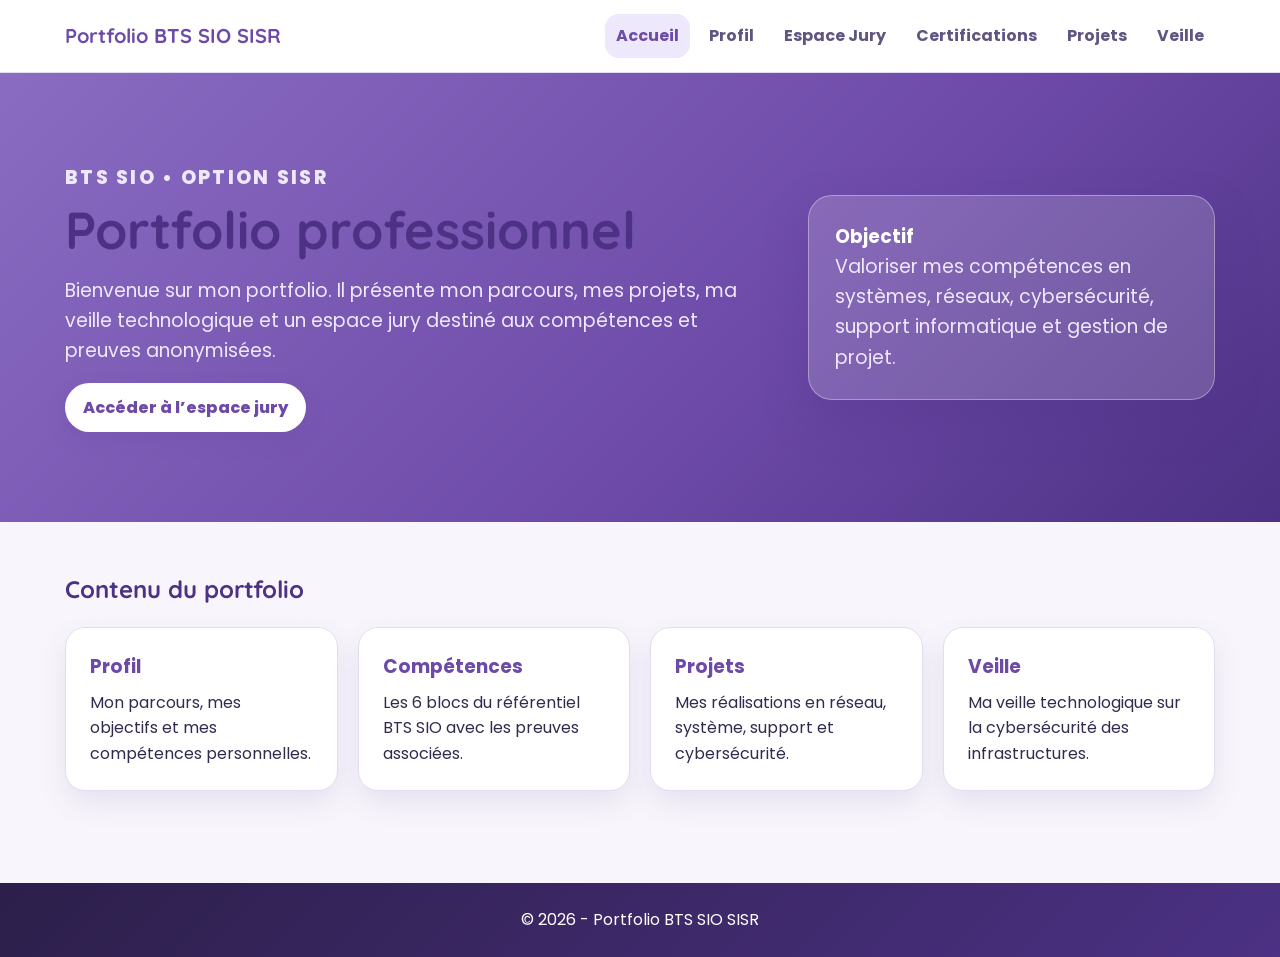
<file: portfolio-bts-sio-pro/index.html>
<!DOCTYPE html><html lang="fr"><head><meta charset="UTF-8"><meta name="viewport" content="width=device-width, initial-scale=1.0"><title>Accueil - Portfolio BTS SIO</title><link rel="stylesheet" href="css/style.css"></head><body>
<nav class="navbar"><div class="container navwrap"><a class="logo" href="index.html">Portfolio BTS SIO SISR</a><div class="links"><a class="active" href="index.html">Accueil</a><a href="pages/profil.html">Profil</a><a href="pages/jury.html">Espace Jury</a><a href="pages/certifications.html">Certifications</a><a href="pages/projets.html">Projets</a><a href="pages/veille.html">Veille</a></div></div></nav>
<section class="hero"><div class="container hero-grid"><div><p class="eyebrow">BTS SIO • Option SISR</p><h1>Portfolio professionnel</h1><p>Bienvenue sur mon portfolio. Il présente mon parcours, mes projets, ma veille technologique et un espace jury destiné aux compétences et preuves anonymisées.</p><a class="btn light" href="pages/jury.html">Accéder à l’espace jury</a></div><div class="hero-card"><h3>Objectif</h3><p>Valoriser mes compétences en systèmes, réseaux, cybersécurité, support informatique et gestion de projet.</p></div></div></section>
<section class="section"><div class="container"><h2>Contenu du portfolio</h2><div class="grid"><div class="card"><h3>Profil</h3><p>Mon parcours, mes objectifs et mes compétences personnelles.</p></div><div class="card"><h3>Compétences</h3><p>Les 6 blocs du référentiel BTS SIO avec les preuves associées.</p></div><div class="card"><h3>Projets</h3><p>Mes réalisations en réseau, système, support et cybersécurité.</p></div><div class="card"><h3>Veille</h3><p>Ma veille technologique sur la cybersécurité des infrastructures.</p></div></div></div></section>
<footer class="footer">© 2026 - Portfolio BTS SIO SISR</footer><script src="js/script.js"></script></body></html>
</file>
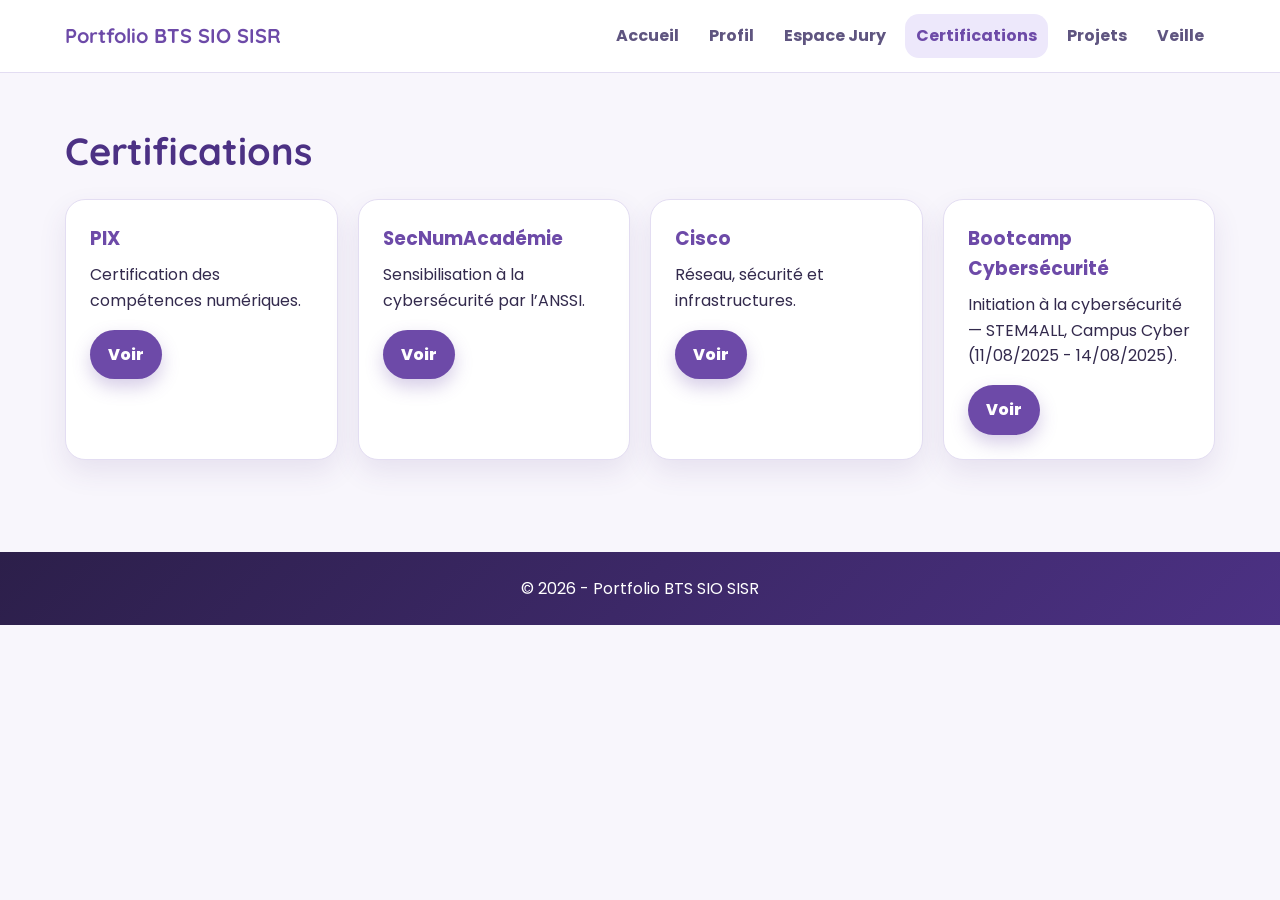
<file: portfolio-bts-sio-pro/pages/certifications.html>
<!DOCTYPE html><html lang="fr"><head><meta charset="UTF-8"><meta name="viewport" content="width=device-width, initial-scale=1.0"><title>Certifications</title><link rel="stylesheet" href="../css/style.css"></head><body>
<nav class="navbar"><div class="container navwrap"><a class="logo" href="../index.html">Portfolio BTS SIO SISR</a><div class="links"><a href="../index.html">Accueil</a><a href="profil.html">Profil</a><a href="jury.html">Espace Jury</a><a class="active" href="certifications.html">Certifications</a><a href="projets.html">Projets</a><a href="veille.html">Veille</a></div></div></nav>
<section class="section"><div class="container">
<h1>Certifications</h1>
<div class="grid">
  <div class="card"><h3>PIX</h3><p>Certification des compétences numériques.</p><a class="btn" href="../documents/pix.pdf" target="_blank">Voir</a></div>
  <div class="card"><h3>SecNumAcadémie</h3><p>Sensibilisation à la cybersécurité par l’ANSSI.</p><a class="btn" href="../documents/secnum.pdf" target="_blank">Voir</a></div>
  <div class="card"><h3>Cisco</h3><p>Réseau, sécurité et infrastructures.</p><a class="btn" href="../documents/cisco.pdf" target="_blank">Voir</a></div>
  <div class="card"><h3>Bootcamp Cybersécurité</h3><p>Initiation à la cybersécurité — STEM4ALL, Campus Cyber (11/08/2025 - 14/08/2025).</p><a class="btn" href="../documents/bootcamp-cybersecurite.pdf" target="_blank">Voir</a></div>
</div>
</div></section>
<footer class="footer">© 2026 - Portfolio BTS SIO SISR</footer><script src="../js/script.js"></script></body></html>
</file>
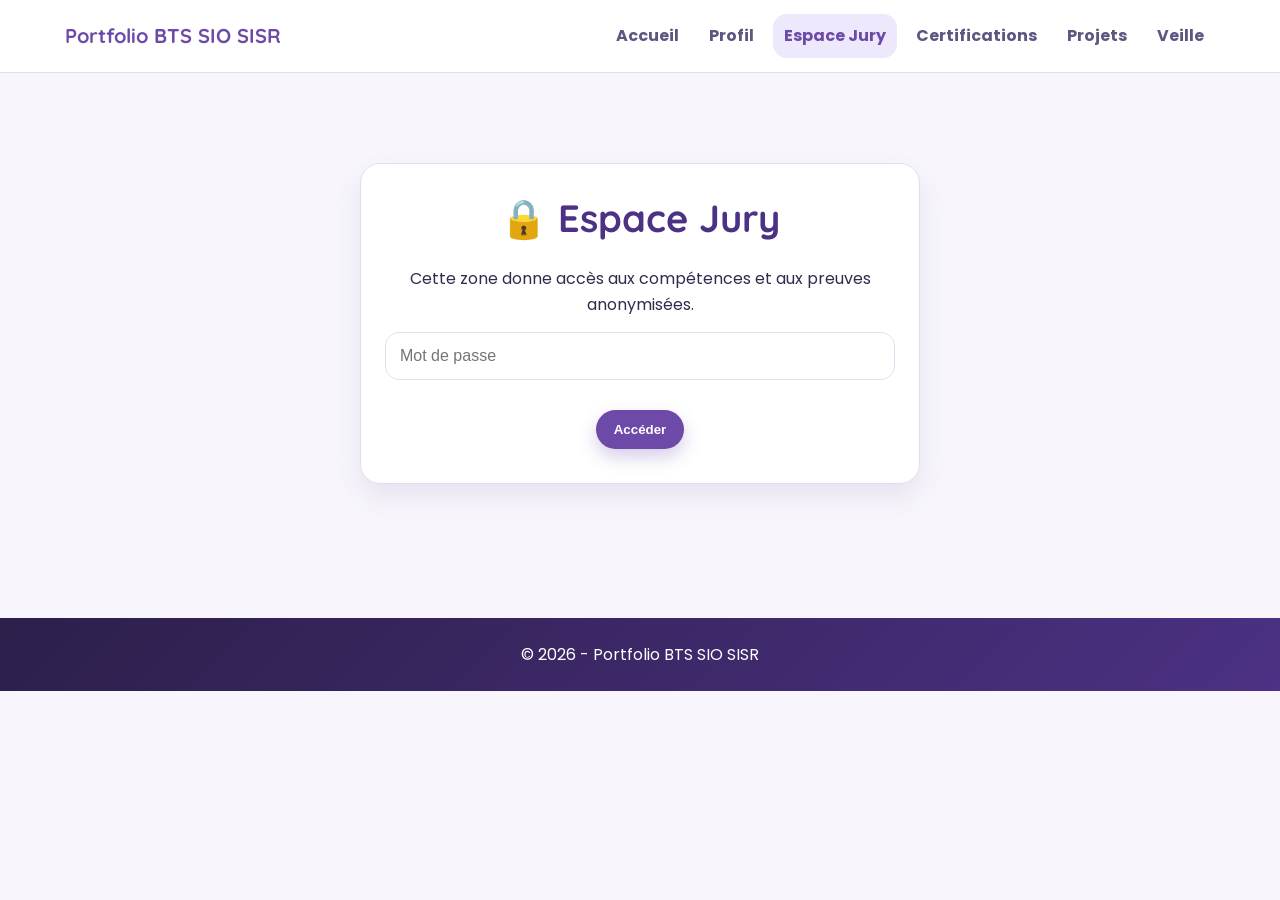
<file: portfolio-bts-sio-pro/pages/competences.html>
<!DOCTYPE html><html lang="fr"><head><meta charset="UTF-8"><meta name="viewport" content="width=device-width, initial-scale=1.0"><title>Compétences - Espace Jury</title><link rel="stylesheet" href="../css/style.css"></head><body data-protected="true">
<nav class="navbar"><div class="container navwrap"><a class="logo" href="../index.html">Portfolio BTS SIO SISR</a><div class="links"><a href="../index.html">Accueil</a><a href="profil.html">Profil</a><a class="active" href="jury.html">Espace Jury</a><a href="certifications.html">Certifications</a><a href="projets.html">Projets</a><a href="veille.html">Veille</a></div></div></nav>
<section class="section"><div class="container">
  <div class="topline"><div><h1>Compétences BTS SIO SISR</h1>
  <div class="group open"><div class="group-title"><span>Gérer le patrimoine informatique</span><span>+</span></div><div class="group-content">
        <div class="skill-card">
          <div class="skill-head">
            <div><h3>Recenser et identifier les ressources numériques</h3><p>Le recensement du patrimoine informatique est exhaustif et réalisé au moyen d’un outil de gestion des actifs.</p></div>
            <span class="level">À compléter</span>
          </div>
          <div class="proofs">
            <a class="proof" href="../preuves/patrimoine/glpi-inventaire.pdf" target="_blank">📄 Voir la preuve</a>
            <!-- AJOUTER UNE PREUVE DANS LA MÊME COMPÉTENCE :
            <a class="proof" href="../preuves/patrimoine/nom-du-fichier.pdf" target="_blank">📄 Nom de la preuve</a>
            -->
          </div>
        </div>
        <div class="skill-card">
          <div class="skill-head">
            <div><h3>Exploiter des référentiels, normes et standards</h3><p>Les référentiels, normes et standards sont mobilisés de façon pertinente.</p></div>
            <span class="level">À compléter</span>
          </div>
          <div class="proofs">
            <a class="proof" href="../preuves/patrimoine/referentiels.pdf" target="_blank">📄 Voir la preuve</a>
            <!-- AJOUTER UNE PREUVE DANS LA MÊME COMPÉTENCE :
            <a class="proof" href="../preuves/patrimoine/nom-du-fichier.pdf" target="_blank">📄 Nom de la preuve</a>
            -->
          </div>
        </div>
        <div class="skill-card">
          <div class="skill-head">
            <div><h3>Mettre en place et vérifier les niveaux d’habilitation</h3><p>Les droits mis en place correspondent aux habilitations des acteurs.</p></div>
          </div>
          <div class="proofs">
            <a class="proof" href="../preuves/patrimoine/ad portfolio_Comp1.docx" target="_blank">📄 Voir la preuve 1</a>
            <!-- AJOUTER UNE PREUVE DANS LA MÊME COMPÉTENCE :
            <a class="proof" href="../preuves/patrimoine/" target="_blank">📄 Nom de la preuve</a>
            --><a class="proof" href="../preuves/patrimoine/ad portfolio_Comp2 (4).docx" target="_blank">📄 Voir la preuve 2 test</a>
          </div>
        </div>
        <div class="skill-card">
          <div class="skill-head">
            <div><h3>Vérifier les conditions de continuité d’un service informatique</h3><p>Les conditions de continuité et de reprise sont vérifiées.</p></div>
            <span class="level">À compléter</span>
          </div>
          <div class="proofs">
            <a class="proof" href="../preuves/patrimoine/continuite-service.pdf" target="_blank">📄 Voir la preuve</a>
            <!-- AJOUTER UNE PREUVE DANS LA MÊME COMPÉTENCE :
            <a class="proof" href="../preuves/patrimoine/nom-du-fichier.pdf" target="_blank">📄 Nom de la preuve</a>
            -->
          </div>
        </div>
        <div class="skill-card">
          <div class="skill-head">
            <div><h3>Gérer des sauvegardes</h3><p>Les sauvegardes sont réalisées conformément au plan de sauvegarde et les restaurations sont testées.</p></div>
            <span class="level">À compléter</span>
          </div>
          <div class="proofs">
            <a class="proof" href="../preuves/patrimoine/sauvegardes.pdf" target="_blank">📄 Voir la preuve</a>
            <!-- AJOUTER UNE PREUVE DANS LA MÊME COMPÉTENCE :
            <a class="proof" href="../preuves/patrimoine/nom-du-fichier.pdf" target="_blank">📄 Nom de la preuve</a>
            -->
          </div>
        </div>
        <div class="skill-card">
          <div class="skill-head">
            <div><h3>Vérifier le respect des règles d’utilisation des ressources numériques</h3><p>Les écarts par rapport aux règles d’utilisation sont détectés et signalés.</p></div>
            <span class="level">À compléter</span>
          </div>
          <div class="proofs">
            <a class="proof" href="../preuves/patrimoine/regles-utilisation.pdf" target="_blank">📄 Voir la preuve</a>
            <!-- AJOUTER UNE PREUVE DANS LA MÊME COMPÉTENCE :
            <a class="proof" href="../preuves/patrimoine/nom-du-fichier.pdf" target="_blank">📄 Nom de la preuve</a>
            -->
          </div>
        </div></div></div><div class="group "><div class="group-title"><span>Répondre aux incidents et aux demandes d’assistance et d’évolution</span><span>+</span></div><div class="group-content">
        <div class="skill-card">
          <div class="skill-head">
            <div><h3>Collecter, suivre et orienter des demandes</h3><p>Les demandes sont prises en compte, diagnostiquées et orientées correctement.</p></div>
            <span class="level">À compléter</span>
          </div>
          <div class="proofs">
            <a class="proof" href="../preuves/incidents/tickets-glpi.pdf" target="_blank">📄 Voir la preuve</a>
            <!-- AJOUTER UNE PREUVE DANS LA MÊME COMPÉTENCE :
            <a class="proof" href="../preuves/incidents/nom-du-fichier.pdf" target="_blank">📄 Nom de la preuve</a>
            -->
          </div>
        </div>
        <div class="skill-card">
          <div class="skill-head">
            <div><h3>Traiter des demandes concernant les services réseau et système</h3><p>La réponse est conforme à la procédure et adaptée à l’utilisateur.</p></div>
            <span class="level">À compléter</span>
          </div>
          <div class="proofs">
            <a class="proof" href="../preuves/incidents/support-reseau-systeme.pdf" target="_blank">📄 Voir la preuve</a>
            <!-- AJOUTER UNE PREUVE DANS LA MÊME COMPÉTENCE :
            <a class="proof" href="../preuves/incidents/nom-du-fichier.pdf" target="_blank">📄 Nom de la preuve</a>
            -->
          </div>
        </div>
        <div class="skill-card">
          <div class="skill-head">
            <div><h3>Traiter des demandes concernant les applications</h3><p>La méthode de diagnostic est adéquate et une solution est mise en œuvre.</p></div>
            <span class="level">À compléter</span>
          </div>
          <div class="proofs">
            <a class="proof" href="../preuves/incidents/support-application.pdf" target="_blank">📄 Voir la preuve</a>
            <!-- AJOUTER UNE PREUVE DANS LA MÊME COMPÉTENCE :
            <a class="proof" href="../preuves/incidents/nom-du-fichier.pdf" target="_blank">📄 Nom de la preuve</a>
            -->
          </div>
        </div></div></div><div class="group "><div class="group-title"><span>Développer la présence en ligne de l’organisation</span><span>+</span></div><div class="group-content">
        <div class="skill-card">
          <div class="skill-head">
            <div><h3>Participer à la valorisation de l’image de l’organisation</h3><p>L’image de l’organisation est conforme aux attentes et valorisée.</p></div>
            <span class="level">À compléter</span>
          </div>
          <div class="proofs">
            <a class="proof" href="../preuves/presence/valorisation-image.pdf" target="_blank">📄 Voir la preuve</a>
            <!-- AJOUTER UNE PREUVE DANS LA MÊME COMPÉTENCE :
            <a class="proof" href="../preuves/presence/nom-du-fichier.pdf" target="_blank">📄 Nom de la preuve</a>
            -->
          </div>
        </div>
        <div class="skill-card">
          <div class="skill-head">
            <div><h3>Référencer les services en ligne et mesurer leur visibilité</h3><p>Les mentions légales sont accessibles et la visibilité est satisfaisante.</p></div>
            <span class="level">À compléter</span>
          </div>
          <div class="proofs">
            <a class="proof" href="../preuves/presence/referencement.pdf" target="_blank">📄 Voir la preuve</a>
            <!-- AJOUTER UNE PREUVE DANS LA MÊME COMPÉTENCE :
            <a class="proof" href="../preuves/presence/nom-du-fichier.pdf" target="_blank">📄 Nom de la preuve</a>
            -->
          </div>
        </div>
        <div class="skill-card">
          <div class="skill-head">
            <div><h3>Participer à l’évolution d’un site Web</h3><p>Le site Web évolue conformément au besoin exprimé.</p></div>
            <span class="level">À compléter</span>
          </div>
          <div class="proofs">
            <a class="proof" href="../preuves/presence/evolution-site.pdf" target="_blank">📄 Voir la preuve</a>
            <!-- AJOUTER UNE PREUVE DANS LA MÊME COMPÉTENCE :
            <a class="proof" href="../preuves/presence/nom-du-fichier.pdf" target="_blank">📄 Nom de la preuve</a>
            -->
          </div>
        </div></div></div><div class="group "><div class="group-title"><span>Travailler en mode projet</span><span>+</span></div><div class="group-content">
        <div class="skill-card">
          <div class="skill-head">
            <div><h3>Analyser les objectifs et les modalités d’organisation d’un projet</h3><p>Les objectifs et modalités d’organisation sont explicités.</p></div>
            <span class="level">À compléter</span>
          </div>
          <div class="proofs">
            <a class="proof" href="../preuves/projet/analyse-projet.pdf" target="_blank">📄 Voir la preuve</a>
            <!-- AJOUTER UNE PREUVE DANS LA MÊME COMPÉTENCE :
            <a class="proof" href="../preuves/projet/nom-du-fichier.pdf" target="_blank">📄 Nom de la preuve</a>
            -->
          </div>
        </div>
        <div class="skill-card">
          <div class="skill-head">
            <div><h3>Planifier les activités</h3><p>Les activités personnelles sont planifiées selon une méthodologie donnée.</p></div>
            <span class="level">À compléter</span>
          </div>
          <div class="proofs">
            <a class="proof" href="../preuves/projet/planning-projet.pdf" target="_blank">📄 Voir la preuve</a>
            <!-- AJOUTER UNE PREUVE DANS LA MÊME COMPÉTENCE :
            <a class="proof" href="../preuves/projet/nom-du-fichier.pdf" target="_blank">📄 Nom de la preuve</a>
            -->
          </div>
        </div>
        <div class="skill-card">
          <div class="skill-head">
            <div><h3>Évaluer les indicateurs de suivi et analyser les écarts</h3><p>Un compte rendu clair est réalisé et les écarts sont justifiés.</p></div>
            <span class="level">À compléter</span>
          </div>
          <div class="proofs">
            <a class="proof" href="../preuves/projet/suivi-projet.pdf" target="_blank">📄 Voir la preuve</a>
            <!-- AJOUTER UNE PREUVE DANS LA MÊME COMPÉTENCE :
            <a class="proof" href="../preuves/projet/nom-du-fichier.pdf" target="_blank">📄 Nom de la preuve</a>
            -->
          </div>
        </div></div></div><div class="group "><div class="group-title"><span>Mettre à disposition des utilisateurs un service informatique</span><span>+</span></div><div class="group-content">
        <div class="skill-card">
          <div class="skill-head">
            <div><h3>Réaliser les tests d’intégration et d’acceptation</h3><p>Des tests pertinents sont rédigés et effectués.</p></div>
            <span class="level">À compléter</span>
          </div>
          <div class="proofs">
            <a class="proof" href="../preuves/service/tests-service.pdf" target="_blank">📄 Voir la preuve</a>
            <!-- AJOUTER UNE PREUVE DANS LA MÊME COMPÉTENCE :
            <a class="proof" href="../preuves/service/nom-du-fichier.pdf" target="_blank">📄 Nom de la preuve</a>
            -->
          </div>
        </div>
        <div class="skill-card">
          <div class="skill-head">
            <div><h3>Déployer un service</h3><p>Le service déployé est opérationnel et donne satisfaction à l’utilisateur.</p></div>
            <span class="level">À compléter</span>
          </div>
          <div class="proofs">
            <a class="proof" href="../preuves/service/deploiement-service.pdf" target="_blank">📄 Voir la preuve</a>
            <!-- AJOUTER UNE PREUVE DANS LA MÊME COMPÉTENCE :
            <a class="proof" href="../preuves/service/nom-du-fichier.pdf" target="_blank">📄 Nom de la preuve</a>
            -->
          </div>
        </div>
        <div class="skill-card">
          <div class="skill-head">
            <div><h3>Accompagner les utilisateurs dans la mise en place d’un service</h3><p>Un support d’information est disponible et l’accompagnement est défini.</p></div>
            <span class="level">À compléter</span>
          </div>
          <div class="proofs">
            <a class="proof" href="../preuves/service/accompagnement.pdf" target="_blank">📄 Voir la preuve</a>
            <!-- AJOUTER UNE PREUVE DANS LA MÊME COMPÉTENCE :
            <a class="proof" href="../preuves/service/nom-du-fichier.pdf" target="_blank">📄 Nom de la preuve</a>
            -->
          </div>
        </div></div></div><div class="group "><div class="group-title"><span>Organiser son développement professionnel</span><span>+</span></div><div class="group-content">
        <div class="skill-card">
          <div class="skill-head">
            <div><h3>Mettre en place son environnement d’apprentissage personnel</h3><p>L’environnement d’apprentissage personnel est délimité et expliqué.</p></div>
            <span class="level">À compléter</span>
          </div>
          <div class="proofs">
            <a class="proof" href="../preuves/professionnel/environnement-apprentissage.pdf" target="_blank">📄 Voir la preuve</a>
            <!-- AJOUTER UNE PREUVE DANS LA MÊME COMPÉTENCE :
            <a class="proof" href="../preuves/professionnel/nom-du-fichier.pdf" target="_blank">📄 Nom de la preuve</a>
            -->
          </div>
        </div>
        <div class="skill-card">
          <div class="skill-head">
            <div><h3>Mettre en œuvre des outils et stratégies de veille informationnelle</h3><p>La veille est régulière et renforce les compétences.</p></div>
            <span class="level">À compléter</span>
          </div>
          <div class="proofs">
            <a class="proof" href="../preuves/professionnel/veille-informationnelle.pdf" target="_blank">📄 Voir la preuve</a>
            <!-- AJOUTER UNE PREUVE DANS LA MÊME COMPÉTENCE :
            <a class="proof" href="../preuves/professionnel/nom-du-fichier.pdf" target="_blank">📄 Nom de la preuve</a>
            -->
          </div>
        </div>
        <div class="skill-card">
          <div class="skill-head">
            <div><h3>Gérer son identité professionnelle</h3><p>L’identité professionnelle est pertinente et visible.</p></div>
            <span class="level">À compléter</span>
          </div>
          <div class="proofs">
            <a class="proof" href="../preuves/professionnel/identite-professionnelle.pdf" target="_blank">📄 Voir la preuve</a>
            <!-- AJOUTER UNE PREUVE DANS LA MÊME COMPÉTENCE :
            <a class="proof" href="../preuves/professionnel/nom-du-fichier.pdf" target="_blank">📄 Nom de la preuve</a>
            -->
          </div>
        </div>
        <div class="skill-card">
          <div class="skill-head">
            <div><h3>Développer son projet professionnel</h3><p>Les besoins de formation sont identifiés.</p></div>
            <span class="level">À compléter</span>
          </div>
          <div class="proofs">
            <a class="proof" href="../preuves/professionnel/projet-professionnel.pdf" target="_blank">📄 Voir la preuve</a>
            <!-- AJOUTER UNE PREUVE DANS LA MÊME COMPÉTENCE :
            <a class="proof" href="../preuves/professionnel/nom-du-fichier.pdf" target="_blank">📄 Nom de la preuve</a>
            -->
          </div>
        </div></div></div>
  <div class="section"><h2>AP2 – Connect Euratech</h2><div class="card"><p>Étude des besoins et plan d’adressage global du campus Euratechnologies (14 bâtiments), puis routage inter-bâtiments via un switch central de niveau 3.</p><div class="proofs">
    <a class="proof" href="../documents/ap2-mission1-enonce.pdf" target="_blank">📄 Énoncé de la mission</a>
    <a class="proof" href="../documents/ap2-tableau-adressage.pdf" target="_blank">📄 Tableau de dimensionnement</a>
    <a class="proof" href="../documents/ap2-explication-routage.pdf" target="_blank">📄 Plan d’adressage et routage</a>
  </div></div></div>

  <div class="section"><h2>AP3 – Saules 1 / CCH</h2><div class="card"><p>Plan d’adressage par équipe en VLSM, maquette Packet Tracer avec DHCP, prototype DHCP Windows Server, déploiement Active Directory et gestion des partages sécurisés pour le nouveau bâtiment CCH.</p><div class="proofs">
    <a class="proof" href="../documents/ap3-enonce-cch.pdf" target="_blank">📄 Énoncé de la mission</a>
    <a class="proof" href="../documents/ap3-plan-adressage-equipes.pdf" target="_blank">📄 Plan d’adressage par équipe</a>
    <a class="proof" href="../documents/ap3-realisation.pdf" target="_blank">📄 Réalisation (DHCP, AD, partages)</a>
  </div></div></div>

  <div class="section"><h2>Tableau de synthèse des réalisations professionnelles</h2><div class="card"><p>Tableau de synthèse E5 récapitulant les compétences mises en œuvre lors des réalisations professionnelles en milieu professionnel (1ère et 2ème année).</p><a class="btn" href="../documents/tableau-synthese.pdf" target="_blank">📄 Voir le tableau de synthèse</a></div>
  <div class="card" style="margin-top:14px"><p>Compte rendu d’activité détaillé du stage de 1ère année (Groupe Hospitalier Seclin-Carvin).</p><a class="btn" href="../documents/stage-screen.pdf" target="_blank">📄 Voir le compte rendu d’activité</a></div></div>
</div></section>
<footer class="footer">© 2026 - Portfolio BTS SIO SISR</footer><script src="../js/script.js"></script></body></html>
</file>
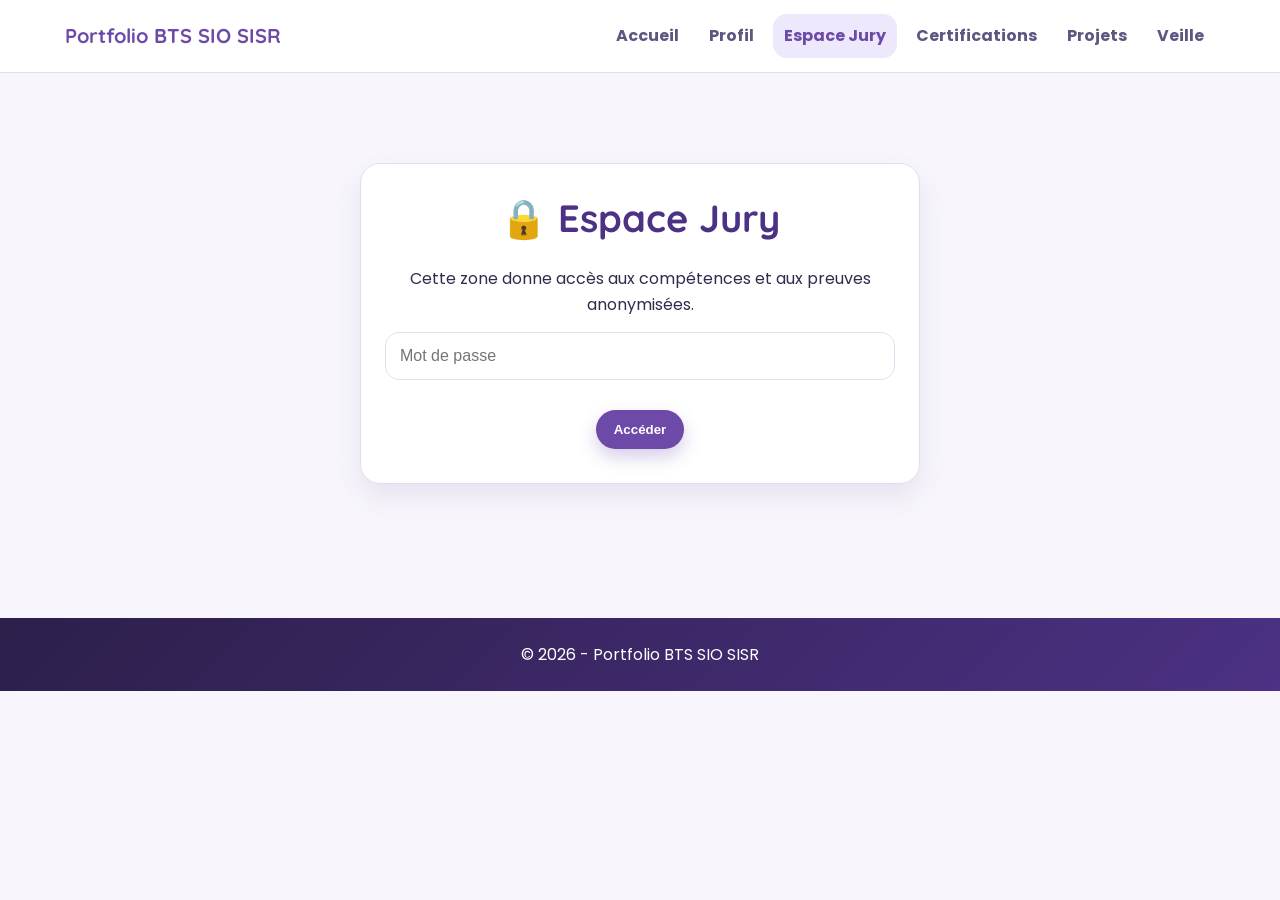
<file: portfolio-bts-sio-pro/pages/jury.html>
<!DOCTYPE html><html lang="fr"><head><meta charset="UTF-8"><meta name="viewport" content="width=device-width, initial-scale=1.0"><title>Espace Jury</title><link rel="stylesheet" href="../css/style.css"></head><body>
<nav class="navbar"><div class="container navwrap"><a class="logo" href="../index.html">Portfolio BTS SIO SISR</a><div class="links"><a href="../index.html">Accueil</a><a href="profil.html">Profil</a><a class="active" href="jury.html">Espace Jury</a><a href="certifications.html">Certifications</a><a href="projets.html">Projets</a><a href="veille.html">Veille</a></div></div></nav>
<section class="section"><div class="container">
<div class="login-card">
  <h1>🔒 Espace Jury</h1>
  <p>Cette zone donne accès aux compétences et aux preuves anonymisées.</p>
  <input id="jury-password" type="password" placeholder="Mot de passe">
  <button class="btn" onclick="checkJuryPassword()">Accéder</button>
  <p id="login-error" class="error"></p>
</div>
</div></section>
<footer class="footer">© 2026 - Portfolio BTS SIO SISR</footer><script src="../js/script.js"></script></body></html>
</file>
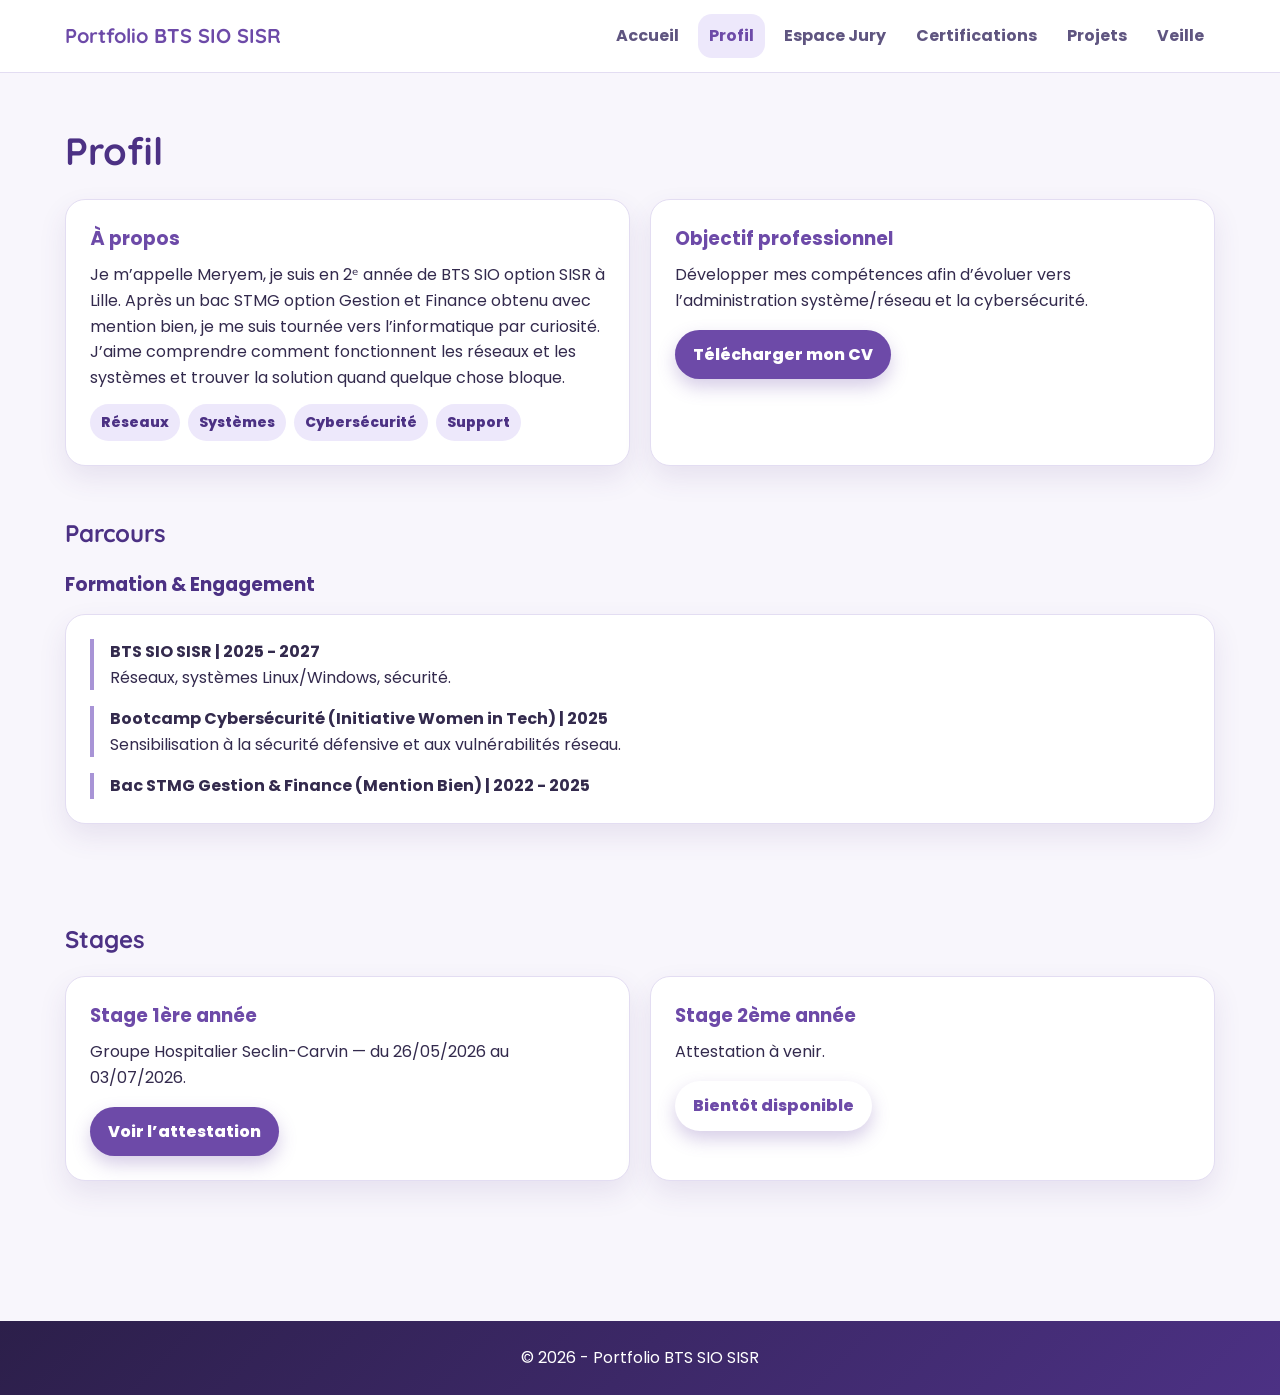
<file: portfolio-bts-sio-pro/pages/profil.html>
<!DOCTYPE html><html lang="fr"><head><meta charset="UTF-8"><meta name="viewport" content="width=device-width, initial-scale=1.0"><title>Profil</title><link rel="stylesheet" href="../css/style.css"></head><body>
<nav class="navbar"><div class="container navwrap"><a class="logo" href="../index.html">Portfolio BTS SIO SISR</a><div class="links"><a href="../index.html">Accueil</a><a class="active" href="profil.html">Profil</a><a href="jury.html">Espace Jury</a><a href="certifications.html">Certifications</a><a href="projets.html">Projets</a><a href="veille.html">Veille</a></div></div></nav>
<section class="section"><div class="container">
<h1>Profil</h1>
<div class="grid">
  <div class="card"><h3>À propos</h3><p>Je m’appelle Meryem, je suis en 2ᵉ année de BTS SIO option SISR à Lille. Après un bac STMG option Gestion et Finance obtenu avec mention bien, je me suis tournée vers l’informatique par curiosité. J’aime comprendre comment fonctionnent les réseaux et les systèmes et trouver la solution quand quelque chose bloque.</p><div class="badges"><span>Réseaux</span><span>Systèmes</span><span>Cybersécurité</span><span>Support</span></div></div>
  <div class="card"><h3>Objectif professionnel</h3><p>Développer mes compétences afin d’évoluer vers l’administration système/réseau et la cybersécurité.</p><a class="btn" href="../documents/cv.pdf" target="_blank">Télécharger mon CV</a></div>
</div>
<div class="section"><h2>Parcours</h2><h3 style="color:var(--blue-dark);margin-bottom:14px">Formation &amp; Engagement</h3><div class="card timeline">
  <div class="timeline-item"><strong>BTS SIO SISR | 2025 - 2027</strong><p>Réseaux, systèmes Linux/Windows, sécurité.</p></div>
  <div class="timeline-item"><strong>Bootcamp Cybersécurité (Initiative Women in Tech) | 2025</strong><p>Sensibilisation à la sécurité défensive et aux vulnérabilités réseau.</p></div>
  <div class="timeline-item"><strong>Bac STMG Gestion &amp; Finance (Mention Bien) | 2022 - 2025</strong></div>
</div></div>
<div class="section"><h2>Stages</h2><div class="grid">
  <div class="card"><h3>Stage 1ère année</h3><p>Groupe Hospitalier Seclin-Carvin — du 26/05/2026 au 03/07/2026.</p><a class="btn" href="../documents/attestation-stage-1ere-annee.pdf" target="_blank">Voir l’attestation</a></div>
  <div class="card"><h3>Stage 2ème année</h3><p>Attestation à venir.</p><a class="btn light" aria-disabled="true">Bientôt disponible</a></div>
</div></div>
</div></section>
<footer class="footer">© 2026 - Portfolio BTS SIO SISR</footer><script src="../js/script.js"></script></body></html>
</file>
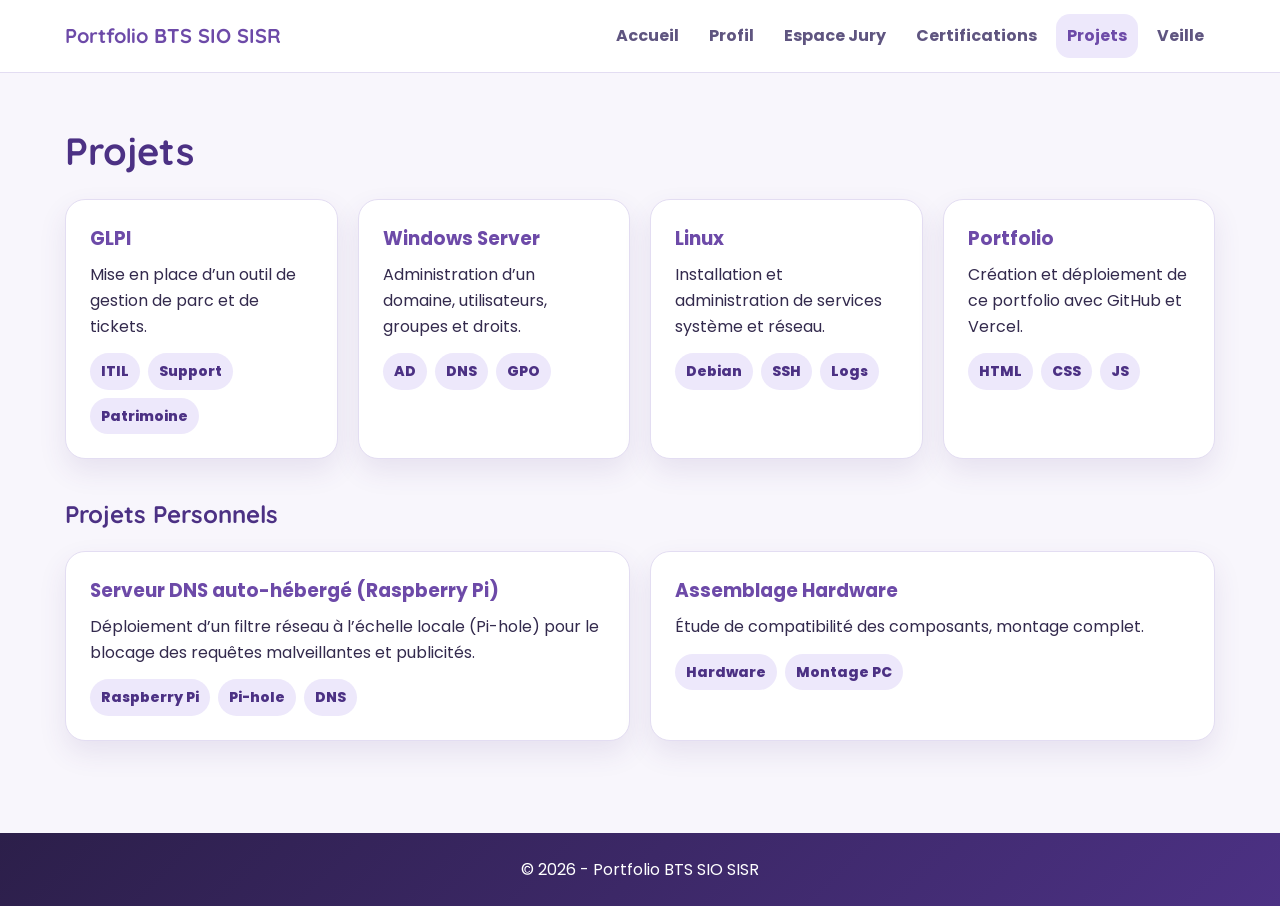
<file: portfolio-bts-sio-pro/pages/projets.html>
<!DOCTYPE html><html lang="fr"><head><meta charset="UTF-8"><meta name="viewport" content="width=device-width, initial-scale=1.0"><title>Projets</title><link rel="stylesheet" href="../css/style.css"></head><body>
<nav class="navbar"><div class="container navwrap"><a class="logo" href="../index.html">Portfolio BTS SIO SISR</a><div class="links"><a href="../index.html">Accueil</a><a href="profil.html">Profil</a><a href="jury.html">Espace Jury</a><a href="certifications.html">Certifications</a><a class="active" href="projets.html">Projets</a><a href="veille.html">Veille</a></div></div></nav>
<section class="section"><div class="container">
<h1>Projets</h1>
<div class="grid">
  <div class="card"><h3>GLPI</h3><p>Mise en place d’un outil de gestion de parc et de tickets.</p><div class="badges"><span>ITIL</span><span>Support</span><span>Patrimoine</span></div></div>
  <div class="card"><h3>Windows Server</h3><p>Administration d’un domaine, utilisateurs, groupes et droits.</p><div class="badges"><span>AD</span><span>DNS</span><span>GPO</span></div></div>
  <div class="card"><h3>Linux</h3><p>Installation et administration de services système et réseau.</p><div class="badges"><span>Debian</span><span>SSH</span><span>Logs</span></div></div>
  <div class="card"><h3>Portfolio</h3><p>Création et déploiement de ce portfolio avec GitHub et Vercel.</p><div class="badges"><span>HTML</span><span>CSS</span><span>JS</span></div></div>
</div>
<h2 style="margin-top:36px">Projets Personnels</h2>
<div class="grid">
  <div class="card"><h3>Serveur DNS auto-hébergé (Raspberry Pi)</h3><p>Déploiement d’un filtre réseau à l’échelle locale (Pi-hole) pour le blocage des requêtes malveillantes et publicités.</p><div class="badges"><span>Raspberry Pi</span><span>Pi-hole</span><span>DNS</span></div></div>
  <div class="card"><h3>Assemblage Hardware</h3><p>Étude de compatibilité des composants, montage complet.</p><div class="badges"><span>Hardware</span><span>Montage PC</span></div></div>
</div>
</div></section>
<footer class="footer">© 2026 - Portfolio BTS SIO SISR</footer><script src="../js/script.js"></script></body></html>
</file>
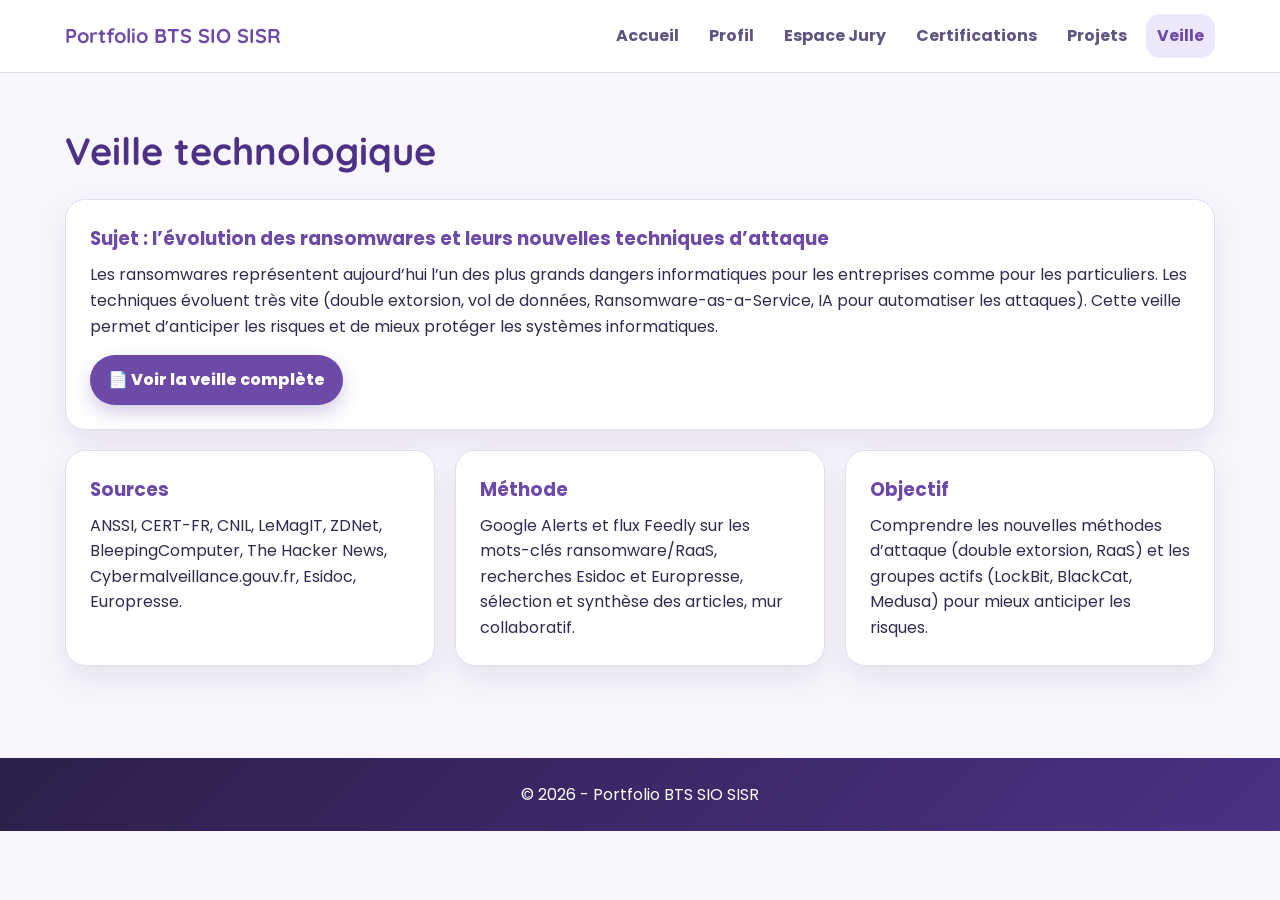
<file: portfolio-bts-sio-pro/pages/veille.html>
<!DOCTYPE html><html lang="fr"><head><meta charset="UTF-8"><meta name="viewport" content="width=device-width, initial-scale=1.0"><title>Veille</title><link rel="stylesheet" href="../css/style.css"></head><body>
<nav class="navbar"><div class="container navwrap"><a class="logo" href="../index.html">Portfolio BTS SIO SISR</a><div class="links"><a href="../index.html">Accueil</a><a href="profil.html">Profil</a><a href="jury.html">Espace Jury</a><a href="certifications.html">Certifications</a><a href="projets.html">Projets</a><a class="active" href="veille.html">Veille</a></div></div></nav>
<section class="section"><div class="container">
<h1>Veille technologique</h1>
<div class="card"><h3>Sujet : l’évolution des ransomwares et leurs nouvelles techniques d’attaque</h3><p>Les ransomwares représentent aujourd’hui l’un des plus grands dangers informatiques pour les entreprises comme pour les particuliers. Les techniques évoluent très vite (double extorsion, vol de données, Ransomware-as-a-Service, IA pour automatiser les attaques). Cette veille permet d’anticiper les risques et de mieux protéger les systèmes informatiques.</p><a class="btn" href="../documents/veille-techno.pdf" target="_blank">📄 Voir la veille complète</a></div>
<div class="grid" style="margin-top:20px">
  <div class="card"><h3>Sources</h3><p>ANSSI, CERT-FR, CNIL, LeMagIT, ZDNet, BleepingComputer, The Hacker News, Cybermalveillance.gouv.fr, Esidoc, Europresse.</p></div>
  <div class="card"><h3>Méthode</h3><p>Google Alerts et flux Feedly sur les mots-clés ransomware/RaaS, recherches Esidoc et Europresse, sélection et synthèse des articles, mur collaboratif.</p></div>
  <div class="card"><h3>Objectif</h3><p>Comprendre les nouvelles méthodes d’attaque (double extorsion, RaaS) et les groupes actifs (LockBit, BlackCat, Medusa) pour mieux anticiper les risques.</p></div>
</div>
</div></section>
<footer class="footer">© 2026 - Portfolio BTS SIO SISR</footer><script src="../js/script.js"></script></body></html>
</file>
<file: portfolio-bts-sio-pro/css/style.css>
@import url('https://fonts.googleapis.com/css2?family=Poppins:wght@400;600;700;800;900&family=Quicksand:wght@700;800&display=swap');

:root{
  --blue:#6d4aa8; --blue-dark:#4c3184; --dark:#2c1f4a; --text:#332a4d;
  --muted:#786e94; --bg:#f8f6fc; --card:#fff; --border:#e3ddf2;
  --pink-soft:#ede8fb; --pink:#a894d6;
}
*{box-sizing:border-box;margin:0;padding:0}
html{scroll-behavior:smooth}
body{font-family:'Poppins',Arial,Helvetica,sans-serif;background:var(--bg);color:var(--text);line-height:1.6}
a{text-decoration:none;color:inherit}
.container{width:min(1150px,92%);margin:auto}
.navbar{background:rgba(255,255,255,.96);border-bottom:1px solid var(--border);position:sticky;top:0;z-index:100;backdrop-filter:blur(10px)}
.navwrap{display:flex;align-items:center;justify-content:space-between;padding:14px 0;gap:18px}
.logo{font-family:'Quicksand',sans-serif;font-size:20px;font-weight:800;color:var(--blue)}
.links{display:flex;gap:8px;flex-wrap:wrap}
.links a{font-weight:700;color:#5f5580;padding:9px 11px;border-radius:14px}
.links a:hover,.links .active{background:var(--pink-soft);color:var(--blue)}
.hero{background:linear-gradient(135deg,#8a6cc2,#6d4aa8 60%,#4c3184);color:#fff;padding:90px 0}
.hero-grid{display:grid;grid-template-columns:1.4fr .8fr;gap:32px;align-items:center}
.eyebrow{letter-spacing:.12em;text-transform:uppercase;color:#ded4f5;font-weight:800;margin-bottom:10px}
.hero h1{font-family:'Quicksand',sans-serif;font-size:52px;line-height:1.05;margin-bottom:18px}
.hero p{font-size:19px;max-width:780px;color:#eee8fa}
.hero-card{background:rgba(255,255,255,.16);border:1px solid rgba(255,255,255,.35);border-radius:24px;padding:26px;box-shadow:0 20px 45px rgba(76,49,132,.25)}
.btn{display:inline-block;border:0;border-radius:999px;padding:12px 18px;background:var(--blue);color:#fff;font-weight:800;margin-top:16px;cursor:pointer;box-shadow:0 8px 18px rgba(109,74,168,.28)}
.btn.secondary{background:#ffe4ef;color:var(--blue-dark)}
.btn.light{background:#fff;color:var(--blue)}
.section{padding:48px 0}
h1,h2{font-family:'Quicksand',sans-serif;color:var(--blue-dark);margin-bottom:18px}
h1{font-size:38px}
.grid{display:grid;grid-template-columns:repeat(auto-fit,minmax(245px,1fr));gap:20px}
.card,.login-card,.skill-card{background:var(--card);border:1px solid var(--border);border-radius:20px;padding:24px;box-shadow:0 12px 28px rgba(76,49,132,.1)}
.card h3,.skill-card h3{color:var(--blue);margin-bottom:8px}
.muted{color:var(--muted)}
.badges{display:flex;gap:8px;flex-wrap:wrap;margin-top:14px}
.badges span{background:var(--pink-soft);color:var(--blue-dark);padding:7px 11px;border-radius:999px;font-weight:800;font-size:14px}
.timeline{display:grid;gap:16px}
.timeline-item{border-left:4px solid var(--pink);padding-left:16px}
.login-card{max-width:560px;margin:42px auto;text-align:center}
.login-card input,.search{width:100%;padding:14px;border:1px solid var(--border);border-radius:14px;font-size:16px;margin:14px 0}
.warning{background:#fff7ed;border:1px solid #fed7aa;color:#9a3412;padding:12px;border-radius:12px;margin:14px 0;text-align:left}
.error{color:#dc2626;font-weight:800;margin-top:10px}
.topline{display:flex;justify-content:space-between;align-items:center;gap:16px;margin-bottom:18px}
.progress-box{background:#fff;border:1px solid var(--border);border-radius:16px;padding:18px;margin:18px 0}
.progress-bar{height:13px;background:var(--pink-soft);border-radius:999px;overflow:hidden;margin-top:10px}
.progress-fill{height:100%;width:32%;background:linear-gradient(90deg,var(--pink),var(--blue))}
.group{margin:22px 0}
.group-title{display:flex;align-items:center;justify-content:space-between;background:linear-gradient(135deg,var(--blue),var(--blue-dark));color:#fff;padding:18px 20px;border-radius:16px;cursor:pointer;font-weight:900}
.group-content{display:none;margin-top:14px}
.group.open .group-content{display:block}
.skill-card{margin-bottom:14px}
.skill-head{display:flex;justify-content:space-between;gap:18px;align-items:flex-start}
.level{font-size:13px;background:#ede8fb;color:#4c3184;padding:6px 10px;border-radius:999px;font-weight:900;white-space:nowrap}
.proofs{display:flex;gap:9px;flex-wrap:wrap;margin-top:14px;border-top:1px solid var(--border);padding-top:14px}
.proof{background:var(--pink-soft);color:var(--blue-dark);border:1px solid #e3ddf2;border-radius:10px;padding:9px 12px;font-weight:900}
.proof.conf{background:#fef2f2;color:#991b1b;border-color:#fecaca}
.note-code{font-family:Consolas,monospace;background:#2c1f4a;color:#ede8fb;padding:14px;border-radius:12px;overflow:auto;margin-top:12px}
.footer{text-align:center;background:linear-gradient(135deg,var(--dark),var(--blue-dark));color:#fff;padding:24px;margin-top:44px}
@media(max-width:850px){
  .navwrap{align-items:flex-start;flex-direction:column}
  .hero-grid{grid-template-columns:1fr}
  .hero h1{font-size:36px}
  .topline,.skill-head{flex-direction:column;align-items:flex-start}
}
</file>
